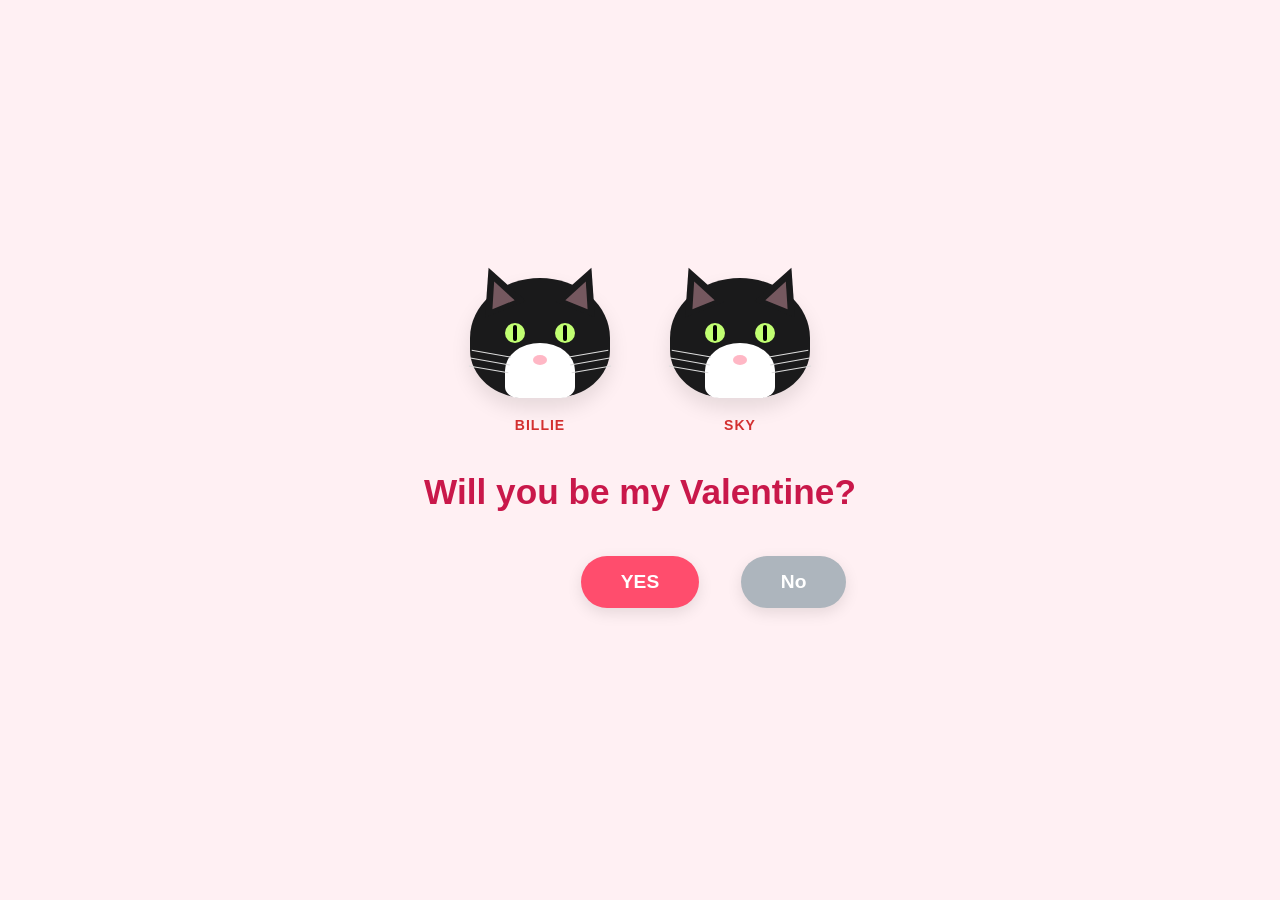
<file: index.html>
<!DOCTYPE html>
<html lang="en">
<head>
    <meta charset="UTF-8">
    <meta name="viewport" content="width=device-width, initial-scale=1.0">
    <title>For My Valentine</title>
    <style>
        :root {
            --cat-black: #1a1a1b;
            --tux-white: #ffffff;
            --nose-pink: #ffb7c5;
            --eye-green: #c1ff72;
            --bg-color: #fff0f3;
            --heart-red: #ff4d6d;
        }

        body {
            background-color: var(--bg-color);
            display: flex;
            flex-direction: column;
            align-items: center;
            justify-content: center;
            height: 100vh;
            margin: 0;
            font-family: 'Segoe UI', Tahoma, Geneva, Verdana, sans-serif;
            overflow: hidden;
        }

        .cat-duo {
            display: flex;
            gap: 60px;
            margin-bottom: 50px;
        }

        /* --- CSS TUXEDO CAT DESIGN --- */
        .cat {
            position: relative;
            width: 140px;
            height: 120px;
            background: var(--cat-black);
            border-radius: 50% 50% 40% 40%;
            transition: all 0.4s cubic-bezier(0.175, 0.885, 0.32, 1.275);
            box-shadow: 0 10px 20px rgba(0,0,0,0.1);
        }

        .ear {
            position: absolute;
            top: -12px;
            width: 0;
            height: 0;
            border-left: 22px solid transparent;
            border-right: 22px solid transparent;
            border-bottom: 45px solid var(--cat-black);
        }

        .ear::after {
            content: '';
            position: absolute;
            left: -12px;
            top: 15px;
            border-left: 12px solid transparent;
            border-right: 12px solid transparent;
            border-bottom: 25px solid var(--nose-pink);
            opacity: 0.4;
        }

        .ear.left { left: 5px; transform: rotate(-22deg); }
        .ear.right { right: 5px; transform: rotate(22deg); }

        .eye {
            position: absolute;
            top: 45px;
            width: 20px;
            height: 20px;
            background: var(--eye-green);
            border-radius: 50%;
            z-index: 5;
            transition: all 0.3s ease;
        }

        .eye::after {
            content: '';
            position: absolute;
            left: 40%;
            top: 10%;
            width: 4px;
            height: 80%;
            background: #000;
            border-radius: 20px;
        }

        .eye.left { left: 35px; }
        .eye.right { right: 35px; }

        .muzzle {
            position: absolute;
            bottom: 0;
            left: 50%;
            transform: translateX(-50%);
            width: 70px;
            height: 55px;
            background: var(--tux-white);
            border-radius: 50% 50% 20% 20%;
            z-index: 1;
        }

        .nose {
            position: absolute;
            top: 12px;
            left: 50%;
            transform: translateX(-50%);
            width: 14px;
            height: 10px;
            background: var(--nose-pink);
            border-radius: 50%;
            z-index: 6;
        }

        .whiskers {
            position: absolute;
            top: 18px;
            width: 100%;
        }

        .whiskers::before, .whiskers::after {
            content: '';
            position: absolute;
            width: 40px;
            height: 1px;
            background: #ddd;
        }

        .whiskers::before { left: -35px; transform: rotate(10deg); box-shadow: 0 8px #ddd, 0 -8px #ddd; }
        .whiskers::after { right: -35px; transform: rotate(-10deg); box-shadow: 0 8px #ddd, 0 -8px #ddd; }

        .name {
            position: absolute;
            bottom: -35px;
            width: 100%;
            text-align: center;
            font-weight: bold;
            color: #d32f2f;
            text-transform: uppercase;
            font-size: 14px;
            letter-spacing: 1px;
        }

        .tear {
            position: absolute;
            top: 60px;
            width: 10px;
            height: 15px;
            background: #a2d2ff;
            border-radius: 0 50% 50% 50%;
            transform: rotate(45deg);
            display: none;
            z-index: 10;
        }

        /* --- INTERACTIVE STATES --- */
        .sad .eye { height: 4px; background: #555; margin-top: 8px; }
        .sad .eye::after { display: none; }
        .sad .tear { display: block; animation: drip 1.5s infinite; }
        
        .happy { transform: scale(1.1) translateY(-10px); }
        .happy .eye { background: var(--heart-red); transform: scale(1.4); }
        .happy .eye::after { display: none; }

        @keyframes drip {
            0% { transform: translateY(0) rotate(45deg); opacity: 1; }
            100% { transform: translateY(40px) rotate(45deg); opacity: 0; }
        }

        h1 { color: #c9184a; text-align: center; font-size: 2.2rem; margin-bottom: 30px; transition: 0.3s; z-index: 10; }

        .btn-container { display: flex; gap: 30px; position: relative; height: 80px; align-items: center; }

        button {
            padding: 15px 40px;
            font-size: 1.2rem;
            border: none;
            border-radius: 50px;
            cursor: pointer;
            font-weight: bold;
            transition: transform 0.2s, background 0.3s;
            box-shadow: 0 5px 15px rgba(0,0,0,0.1);
        }

        #yesBtn { background: var(--heart-red); color: white; z-index: 100; }
        #noBtn { background: #adb5bd; color: white; position: absolute; left: 160px; transition: 0.15s ease-out; }

        /* --- HEART CONFETTI STYLE --- */
        .confetti-heart {
            position: absolute;
            width: 15px;
            height: 15px;
            background-color: var(--heart-red);
            transform: rotate(45deg);
            animation: fall linear forwards;
            z-index: 1;
        }
        .confetti-heart::before, .confetti-heart::after {
            content: "";
            position: absolute;
            width: 15px;
            height: 15px;
            background-color: var(--heart-red);
            border-radius: 50%;
        }
        .confetti-heart::before { left: -8px; }
        .confetti-heart::after { top: -8px; }

        @keyframes fall {
            0% { transform: translateY(-10vh) rotate(45deg); opacity: 1; }
            100% { transform: translateY(110vh) rotate(405deg); opacity: 0; }
        }

    </style>
</head>
<body>

    <div class="cat-duo">
        <div class="cat" id="billie">
            <div class="ear left"></div><div class="ear right"></div>
            <div class="eye left"></div><div class="eye right"></div>
            <div class="tear" style="left: 40px;"></div>
            <div class="muzzle">
                <div class="nose"></div>
                <div class="whiskers"></div>
            </div>
            <div class="name">Billie</div>
        </div>

        <div class="cat" id="sky">
            <div class="ear left"></div><div class="ear right"></div>
            <div class="eye left"></div><div class="eye right"></div>
            <div class="tear" style="right: 40px;"></div>
            <div class="muzzle">
                <div class="nose"></div>
                <div class="whiskers"></div>
            </div>
            <div class="name">Sky</div>
        </div>
    </div>

    <h1 id="mainText">Will you be my Valentine?</h1>

    <div class="btn-container">
        <button id="yesBtn">YES</button>
        <button id="noBtn">No</button>
    </div>

    <script>
        const noBtn = document.getElementById('noBtn');
        const yesBtn = document.getElementById('yesBtn');
        const billie = document.getElementById('billie');
        const sky = document.getElementById('sky');
        const mainText = document.getElementById('mainText');

        let yesScale = 1;
        let dodgeCount = 0;
        const maxDodges = 5;

        // No button runs away
        noBtn.addEventListener('mouseover', () => {
            if (dodgeCount < maxDodges) {
                const maxX = window.innerWidth - noBtn.offsetWidth;
                const maxY = window.innerHeight - noBtn.offsetHeight;
                const randomX = Math.floor(Math.random() * (maxX * 0.8)) + (maxX * 0.1);
                const randomY = Math.floor(Math.random() * (maxY * 0.8)) + (maxY * 0.1);
                noBtn.style.left = randomX + 'px';
                noBtn.style.top = randomY + 'px';
                dodgeCount++;
            }
        });

        // If she manages to click No (the guilt trip)
        noBtn.addEventListener('click', () => {
            billie.classList.add('sad');
            sky.classList.add('sad');
            billie.classList.remove('happy');
            sky.classList.remove('happy');
            mainText.innerText = "You're making Billie and Sky cry... 😿";
            yesScale += 1.2;
            yesBtn.style.transform = `scale(${yesScale})`;
        });

        // Confetti Function
        function startConfetti() {
            setInterval(() => {
                const heart = document.createElement('div');
                heart.classList.add('confetti-heart');
                heart.style.left = Math.random() * 100 + "vw";
                heart.style.animationDuration = Math.random() * 2 + 3 + "s";
                heart.style.opacity = Math.random();
                document.body.appendChild(heart);
                
                // Remove heart after animation
                setTimeout(() => heart.remove(), 5000);
            }, 150);
        }

        // When she says Yes
        yesBtn.addEventListener('click', () => {
            billie.classList.remove('sad');
            sky.classList.remove('sad');
            billie.classList.add('happy');
            sky.classList.add('happy');
            
            mainText.innerText = "I love you! The girls are so happy ❤️❤️";
            noBtn.style.display = 'none';
            yesBtn.style.transform = "scale(1)";
            yesBtn.innerText = "I love you!";
            
            startConfetti();
        });
    </script>
</body>
</html>
</file>
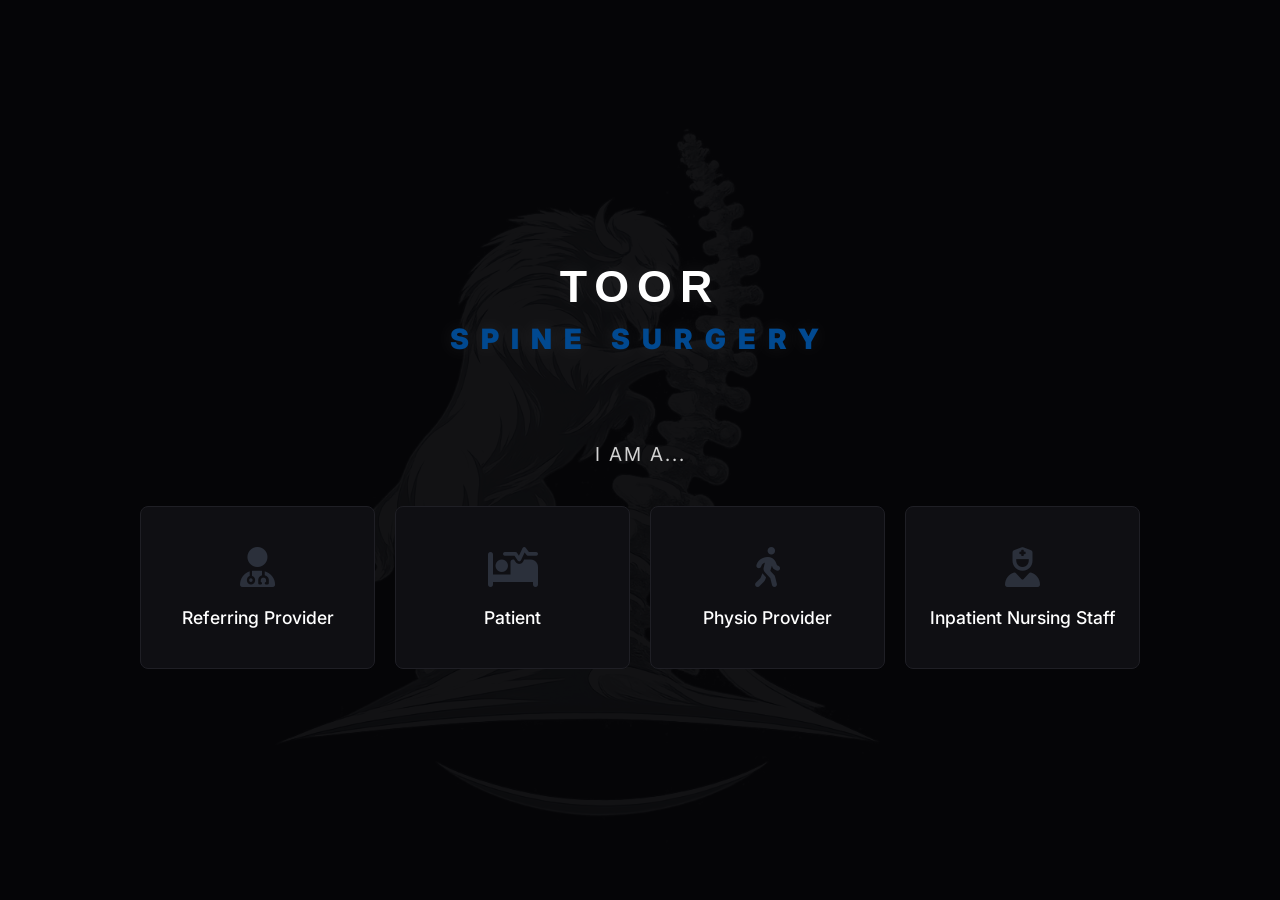
<file: clinic_chatbot/frontend/index.html>
<!DOCTYPE html>
<html lang="en">
<head>
    <meta charset="UTF-8">
    <meta name="viewport" content="width=device-width, initial-scale=1.0">
    <title>Dr. Toor Orthopedic Surgery</title>
    <link rel="stylesheet" href="style.css">
    <link rel="stylesheet" href="https://cdnjs.cloudflare.com/ajax/libs/font-awesome/6.4.0/css/all.min.css">
    <link href="https://fonts.googleapis.com/css2?family=Syncopate:wght@400;700&family=Inter:wght@300;500&display=swap" rel="stylesheet">
</head>
<body class="minimal-dark">
    <img src="assets/new.png" alt="" class="bison-watermark" aria-hidden="true">

    <div class="landing-wrapper watermark-logo">
        <header class="minimal-header">
            <header class="minimal-header">
                <h1>TOOR <span>SPINE SURGERY</span></h1>
                <!-- <div class="accent-line"></div> -->
            </header>
        </header>

        <main class="persona-section">
            <h2 class="persona-prompt">I am a...</h2>
            
            <div class="persona-grid">
                <a href="pages/referral.html" class="persona-card">
                    <i class="fa-solid fa-user-doctor"></i>
                    <h3>Referring Provider</h3>
                </a>
                

                <a href="pages/patient-status.html" class="persona-card">
                    <i class="fa-solid fa-bed-pulse"></i>
                    <h3>Patient</h3>
                </a>

                <a href="#" class="persona-card">
                    <i class="fa-solid fa-person-walking"></i>
                    <h3>Physio Provider</h3>
                </a>

                <a href="pages/clinical-hub.html" class="persona-card">
                    <i class="fa-solid fa-user-nurse"></i>
                    <h3>Inpatient Nursing Staff</h3>
                </a>
            </div>
        </main>
    </div>

</body>
</html>
</file>
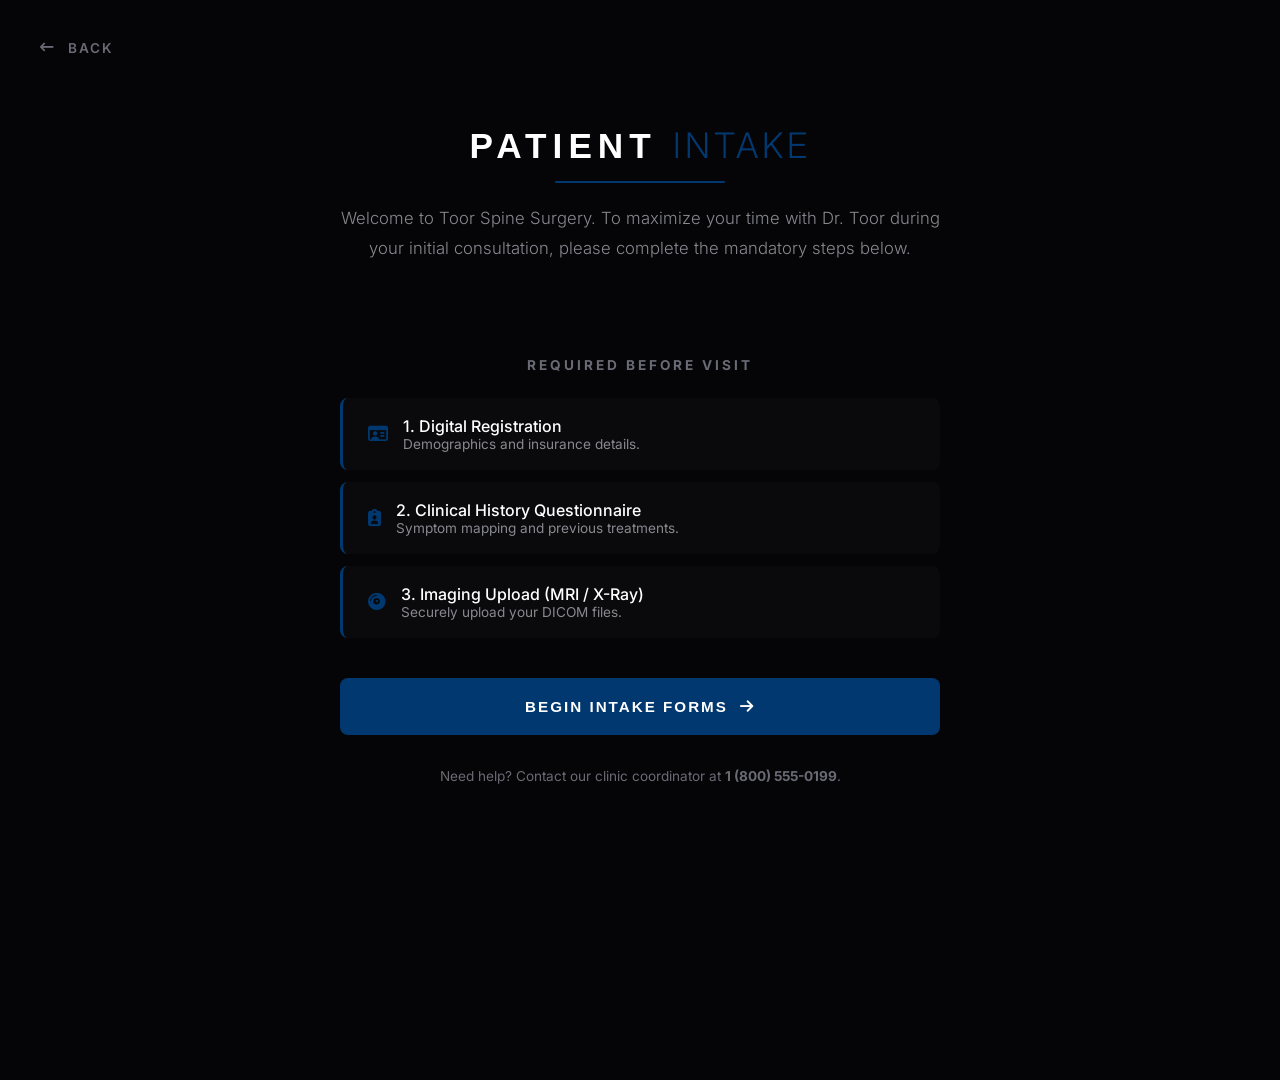
<file: clinic_chatbot/frontend/pages/new-patient.html>
<!DOCTYPE html>
<html lang="en">
<head>
    <meta charset="UTF-8">
    <meta name="viewport" content="width=device-width, initial-scale=1.0">
    <title>New Patient Intake | Dr. Toor</title>
    <link rel="stylesheet" href="../style.css">
    <link rel="stylesheet" href="https://cdnjs.cloudflare.com/ajax/libs/font-awesome/6.4.0/css/all.min.css">
    <link href="https://fonts.googleapis.com/css2?family=Syncopate:wght@400;700&family=Inter:wght@300;400;500;600&display=swap" rel="stylesheet">
</head>
<body class="minimal-dark scroll-enabled">

    <!-- <img src="new_white.jpg" alt="" class="bison-watermark" aria-hidden="true"> -->

    <a href="patient-status.html" class="minimal-back-btn">
        <i class="fa-solid fa-arrow-left-long"></i> Back
    </a>

    <div class="referral-wrapper">
        <header class="referral-header">
            <h1>PATIENT <span>INTAKE</span></h1>
            <div class="accent-line"></div>
            <p class="referral-blurb" style="margin-top: 20px;">
                Welcome to Toor Spine Surgery. To maximize your time with Dr. Toor during your initial consultation, please complete the mandatory steps below.
            </p>
        </header>

        <main class="referral-content-body" style="max-width: 600px;">
            <div class="referral-requirements">
                <h3>Required Before Visit</h3>
                <ul class="sleek-list">
                    <li>
                        <i class="fa-regular fa-id-card text-blue"></i>
                        <div style="display: flex; flex-direction: column; text-align: left;">
                            <span style="font-weight: 500; color: #fff;">1. Digital Registration</span>
                            <span style="font-size: 0.85rem; color: #888890;">Demographics and insurance details.</span>
                        </div>
                    </li>
                    <li>
                        <i class="fa-solid fa-clipboard-user text-blue"></i>
                        <div style="display: flex; flex-direction: column; text-align: left;">
                            <span style="font-weight: 500; color: #fff;">2. Clinical History Questionnaire</span>
                            <span style="font-size: 0.85rem; color: #888890;">Symptom mapping and previous treatments.</span>
                        </div>
                    </li>
                    <li>
                        <i class="fa-solid fa-compact-disc text-blue"></i>
                        <div style="display: flex; flex-direction: column; text-align: left;">
                            <span style="font-weight: 500; color: #fff;">3. Imaging Upload (MRI / X-Ray)</span>
                            <span style="font-size: 0.85rem; color: #888890;">Securely upload your DICOM files.</span>
                        </div>
                    </li>
                </ul>
            </div>

            <button class="download-form-btn" style="background: #01386f; color: #fff; border: none; margin-bottom: 20px;">
                Begin Intake Forms <i class="fa-solid fa-arrow-right"></i>
            </button>
            
            <p style="font-size: 0.85rem; color: #6a6a75; text-align: center;">
                Need help? Contact our clinic coordinator at <strong>1 (800) 555-0199</strong>.
            </p>
        </main>
    </div>

</body>
</html>
</file>
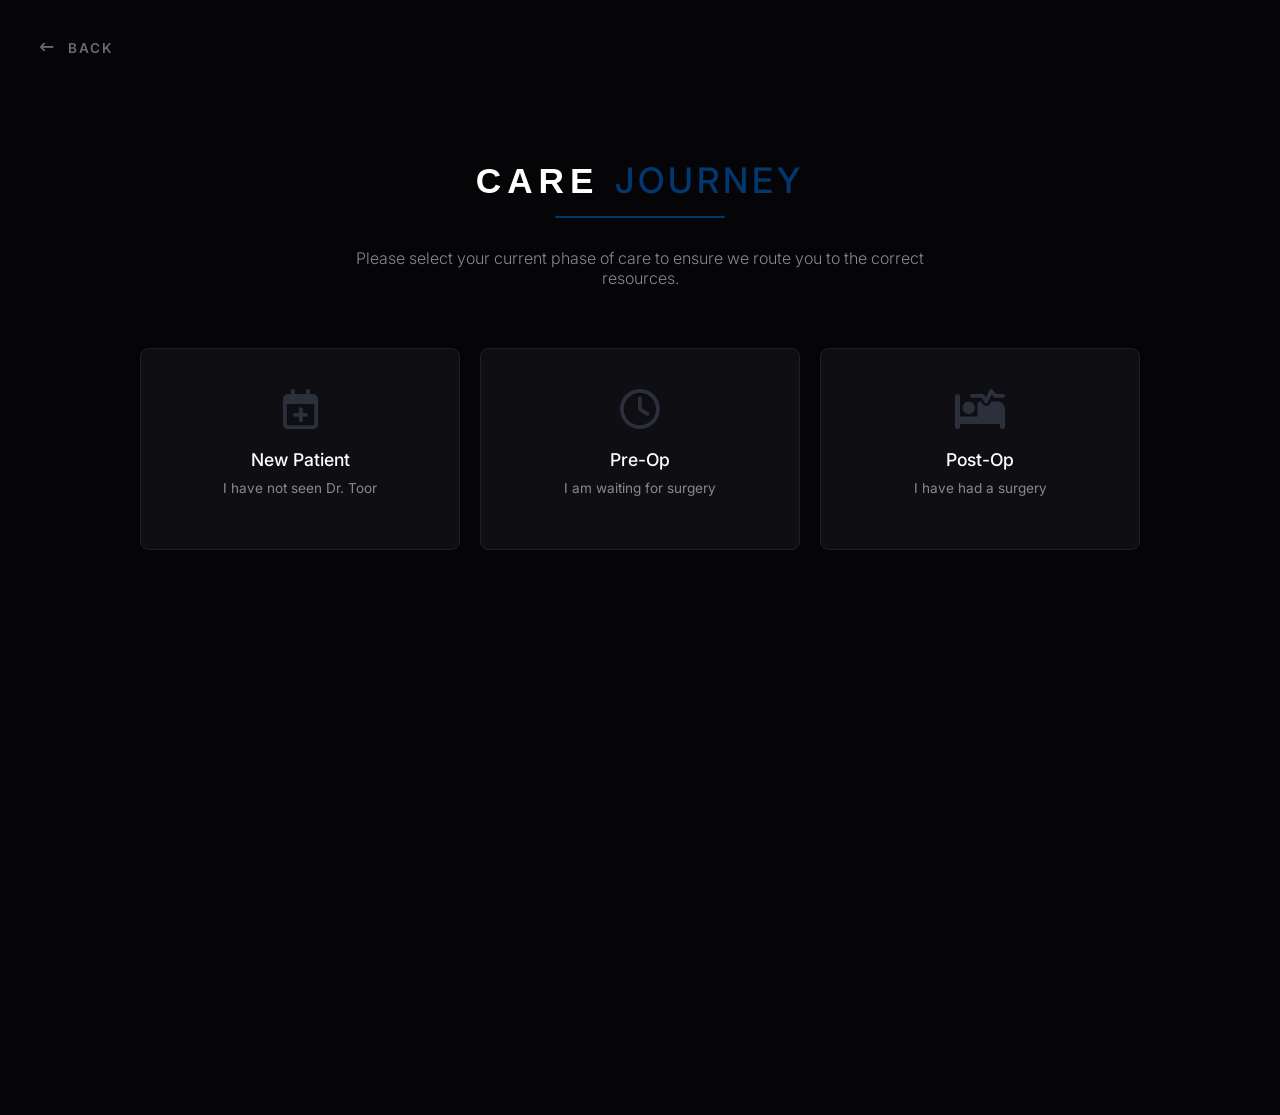
<file: clinic_chatbot/frontend/pages/patient-status.html>
<!DOCTYPE html>
<html lang="en">
<head>
    <meta charset="UTF-8">
    <meta name="viewport" content="width=device-width, initial-scale=1.0">
    <title>Care Journey | Dr. Toor</title>
    <link rel="stylesheet" href="../style.css">
    <link rel="stylesheet" href="https://cdnjs.cloudflare.com/ajax/libs/font-awesome/6.4.0/css/all.min.css">
    <link href="https://fonts.googleapis.com/css2?family=Syncopate:wght@400;700&family=Inter:wght@300;400;500;600&display=swap" rel="stylesheet">
</head>
<body class="minimal-dark scroll-enabled">

    <!-- <img src="../assets/new.png" alt="" class="bison-watermark" aria-hidden="true"> -->

    <a href="../index.html" class="minimal-back-btn">
        <i class="fa-solid fa-arrow-left-long"></i> Back
    </a>

    <div class="hub-wrapper" style="max-width: 1000px; padding-top: 15vh; min-height: 100vh; justify-content: flex-start;">
        <header class="hub-header">
            <h1>CARE <span>JOURNEY</span></h1>
            <div class="accent-line"></div>
            <p class="hub-subtitle">Please select your current phase of care to ensure we route you to the correct resources.</p>
        </header>

        <div class="persona-grid" style="grid-template-columns: repeat(auto-fit, minmax(280px, 1fr));">
            
            <a href="new-patient.html" class="persona-card">
                <i class="fa-regular fa-calendar-plus"></i>
                <h3>New Patient</h3>
                <p class="status-sub">I have not seen Dr. Toor</p>
            </a>
            
            <a href="pre-op.html" class="persona-card">
                <i class="fa-regular fa-clock"></i>
                <h3>Pre-Op</h3>
                <p class="status-sub">I am waiting for surgery</p>
            </a>

            <a href="portal.html" class="persona-card">
                <i class="fa-solid fa-bed-pulse"></i>
                <h3>Post-Op</h3>
                <p class="status-sub">I have had a surgery</p>
            </a>

        </div>
    </div>

</body>
</html>
</file>
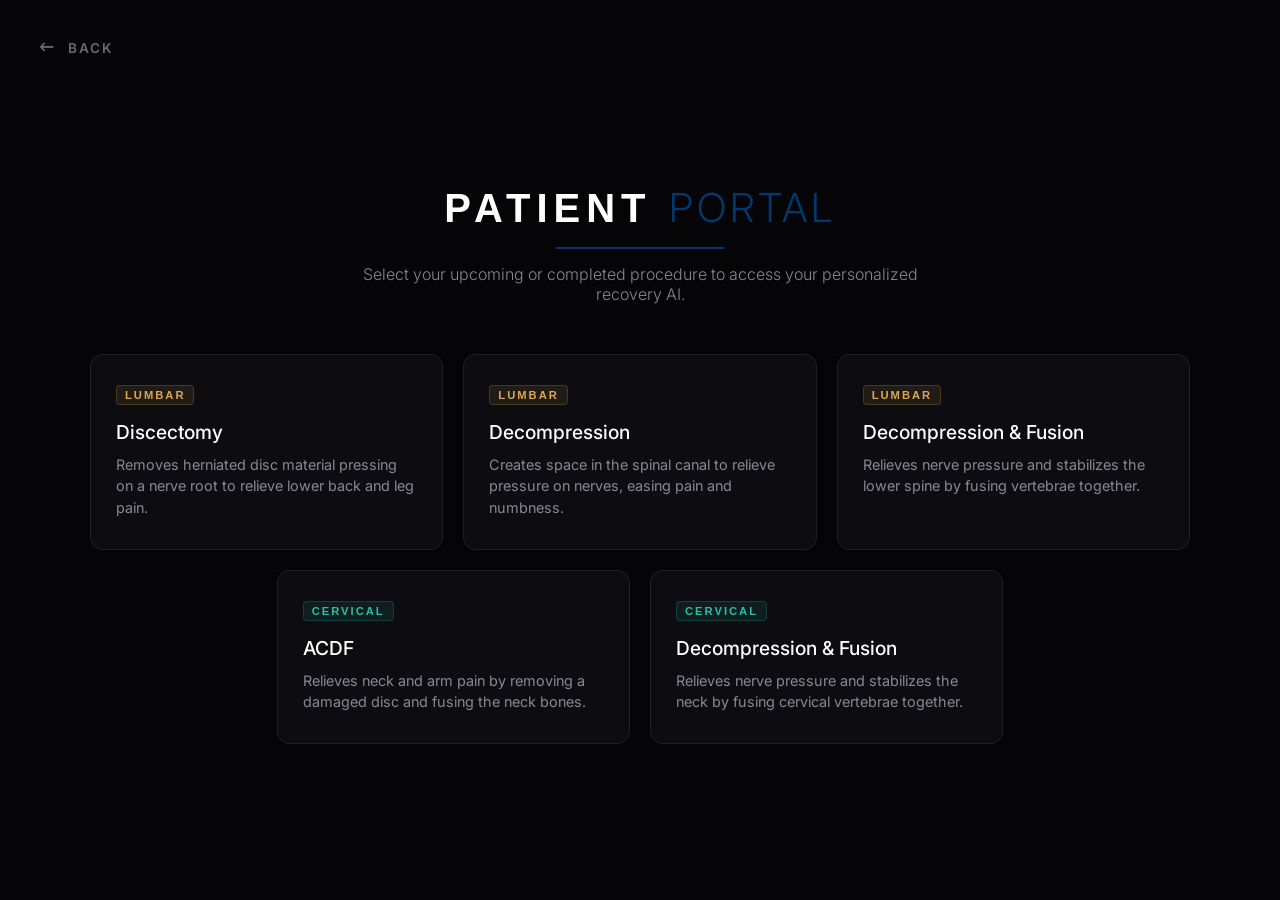
<file: clinic_chatbot/frontend/pages/portal.html>
<!DOCTYPE html>
<html lang="en">
<head>
    <meta charset="UTF-8">
    <meta name="viewport" content="width=device-width, initial-scale=1.0">
    <title>Patient Portal | Dr. Toor</title>
    <link rel="stylesheet" href="../style.css">
    <link rel="stylesheet" href="https://cdnjs.cloudflare.com/ajax/libs/font-awesome/6.4.0/css/all.min.css">
    <link href="https://fonts.googleapis.com/css2?family=Syncopate:wght@400;700&family=Inter:wght@300;400;500;600&display=swap" rel="stylesheet">
</head>
<body class="minimal-dark" style="overflow: hidden;">

    <img src="../assets/new.png" alt="" class="bison-watermark" aria-hidden="true">

    <div id="selection-overlay" class="selection-overlay minimal-dark">
        
        <a href="../index.html" class="minimal-back-btn" style="position: absolute; top: 40px; left: 40px; margin: 0;">
            <i class="fa-solid fa-arrow-left-long"></i> Back
        </a>

        <div class="selection-card-wrapper">
            <header class="referral-header" style="margin-bottom: 50px;">
                <h1 style="font-size: 2.5rem;">PATIENT <span>PORTAL</span></h1>
                <div class="accent-line"></div>
                <p class="hub-subtitle" style="color: #888890; margin-top: 15px;">Select your upcoming or completed procedure to access your personalized recovery AI.</p>
            </header>

            <div class="patient-selection-grid">
                <button class="patient-procedure-card" onclick="initPortal('Lumbar_Discectomy')">
                    <span class="spine-region lumbar">Lumbar</span>
                    <h3>Discectomy</h3>
                    <p>Removes herniated disc material pressing on a nerve root to relieve lower back and leg pain.</p>
                </button>

                <button class="patient-procedure-card" onclick="initPortal('Lumbar_Decompression')">
                    <span class="spine-region lumbar">Lumbar</span>
                    <h3>Decompression</h3>
                    <p>Creates space in the spinal canal to relieve pressure on nerves, easing pain and numbness.</p>
                </button>

                <button class="patient-procedure-card" onclick="initPortal('Lumbar_Decompression_Fusion')">
                    <span class="spine-region lumbar">Lumbar</span>
                    <h3>Decompression & Fusion</h3>
                    <p>Relieves nerve pressure and stabilizes the lower spine by fusing vertebrae together.</p>
                </button>

                <button class="patient-procedure-card" onclick="initPortal('Cervical_ACDF')">
                    <span class="spine-region cervical">Cervical</span>
                    <h3>ACDF</h3>
                    <p>Relieves neck and arm pain by removing a damaged disc and fusing the neck bones.</p>
                </button>

                <button class="patient-procedure-card" onclick="initPortal('Cervical_Decompression_Fusion')">
                    <span class="spine-region cervical">Cervical</span>
                    <h3>Decompression & Fusion</h3>
                    <p>Relieves nerve pressure and stabilizes the neck by fusing cervical vertebrae together.</p>
                </button>
            </div>
            
        </div>
    </div>

    <div class="app-container" id="app-interface" style="display: none;">
        
        <aside class="left-sidebar minimal-panel" id="left-sidebar">
            <div class="sidebar-header">
                <h2 class="sidebar-title">Toor <span>Spine Surgery</span></h2>
                <button class="icon-btn" id="close-sidebar"><i class="fa-solid fa-arrow-left"></i></button>
            </div>

            <button class="new-chat-btn minimal-btn" id="new-chat-btn">
                <i class="fa-solid fa-plus"></i> New Chat
            </button>

            <div class="history-section custom-scrollbar">
                <p class="section-title">Chat History</p>
                <div id="history-list" class="history-list"></div>
            </div>

            <div class="sidebar-footer">
                <button class="exit-btn minimal-btn-outline" onclick="window.location.href='../index.html'">
                    <i class="fa-solid fa-right-from-bracket"></i> Exit Portal
                </button>
            </div>
        </aside>

        <main class="main-content">
            <header class="top-header minimal-header-bar">
                <div class="header-left">
                    <button id="mobile-menu-btn" class="mobile-menu-toggle icon-btn">
                        <i class="fa-solid fa-bars"></i>
                    </button>
                    <button class="icon-btn" id="open-sidebar" style="display: none;">
                        <i class="fa-solid fa-arrow-right"></i>
                    </button>
                </div>

                <div class="protocol-selector-wrapper">
                    <select id="protocol-select" class="modern-select">
                        <option value="Lumbar_Discectomy">Protocol: Lumbar Discectomy</option>
                        <option value="Lumbar_Decompression">Protocol: Lumbar Decompression</option>
                        <option value="Lumbar_Decompression_Fusion">Protocol: Lumbar Decomp & Fusion</option>
                        <option value="Cervical_ACDF">Protocol: Cervical ACDF</option>
                        <option value="Cervical_Decompression_Fusion">Protocol: Cervical Decomp & Fusion</option>
                    </select>
                </div>
                
                <button class="minimal-btn-outline" id="toggle-pdf">
                    <i class="fa-regular fa-file-pdf"></i> View Protocol
                </button>
            </header>

            <div class="chat-container">
                <div class="intro-screen" id="intro-screen">
                    <h1>System <span>Ready</span></h1>
                    <p>Accessing your personalized, evidence-based orthopaedic recovery protocol.</p>
                    
                    <div class="suggestion-cards">
                        <div class="suggestion-card" onclick="document.getElementById('user-input').value='What are my lifting restrictions today?';">
                            <i class="fa-solid fa-dumbbell"></i>
                            <p>Lifting Limits</p>
                        </div>
                        <div class="suggestion-card" onclick="document.getElementById('user-input').value='When can I return to driving?';">
                            <i class="fa-solid fa-car"></i>
                            <p>Driving Guidelines</p>
                        </div>
                        <div class="suggestion-card" onclick="document.getElementById('user-input').value='What is the protocol for showering?';">
                            <i class="fa-solid fa-shower"></i>
                            <p>Incision Care</p>
                        </div>
                    </div>
                </div>

                <div id="chat-window" class="chat-window custom-scrollbar"></div>
            </div>

            <div class="input-wrapper">
                <form id="chat-form" class="input-area minimal-input-form">
                    <input type="text" id="user-input" placeholder="Ask about your recovery..." required>
                    <button type="submit" class="send-btn"><i class="fa-solid fa-paper-plane"></i></button>
                </form>
            </div>
        </main>

        <aside class="right-sidebar minimal-panel collapsed" id="right-sidebar">
            <div class="pane-header">
                <h3>Clinical Document</h3>
                <button class="icon-btn" id="close-pdf"><i class="fa-solid fa-xmark"></i></button>
            </div>
            <div class="pdf-container">
                <iframe id="pdf-view" src="" width="100%" height="100%" frameborder="0"></iframe>
            </div>
        </aside>

    </div>
    
    <script src="../app.js"></script>
</body>
</html>
</file>
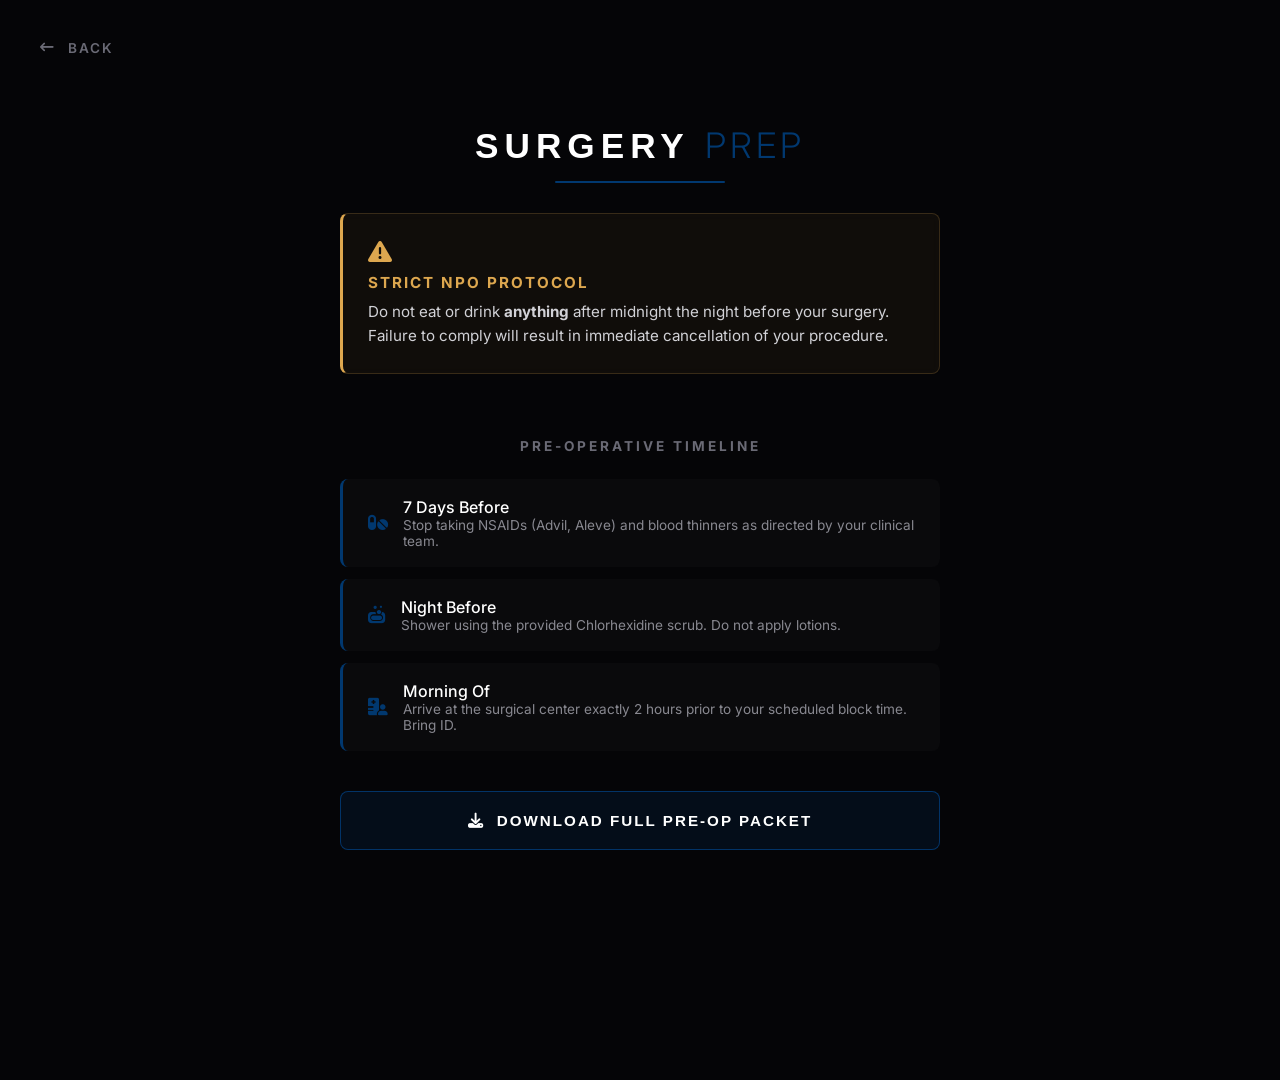
<file: clinic_chatbot/frontend/pages/pre-op.html>
<!DOCTYPE html>
<html lang="en">
<head>
    <meta charset="UTF-8">
    <meta name="viewport" content="width=device-width, initial-scale=1.0">
    <title>Pre-Op Preparation | Dr. Toor</title>
    <link rel="stylesheet" href="../style.css">
    <link rel="stylesheet" href="https://cdnjs.cloudflare.com/ajax/libs/font-awesome/6.4.0/css/all.min.css">
    <link href="https://fonts.googleapis.com/css2?family=Syncopate:wght@400;700&family=Inter:wght@300;400;500;600&display=swap" rel="stylesheet">
</head>
<body class="minimal-dark scroll-enabled">

    <!-- <img src="new_white.jpg" alt="" class="bison-watermark" aria-hidden="true"> -->

    <a href="patient-status.html" class="minimal-back-btn">
        <i class="fa-solid fa-arrow-left-long"></i> Back
    </a>

    <div class="referral-wrapper">
        <header class="referral-header">
            <h1>SURGERY <span>PREP</span></h1>
            <div class="accent-line"></div>
        </header>

        <main class="referral-content-body" style="max-width: 600px;">
            
            <div class="alert-box">
                <i class="fa-solid fa-triangle-exclamation" style="font-size: 1.5rem; color: #dda74f; margin-bottom: 10px;"></i>
                <h4>Strict NPO Protocol</h4>
                <p>Do not eat or drink <strong>anything</strong> after midnight the night before your surgery. Failure to comply will result in immediate cancellation of your procedure.</p>
            </div>

            <div class="referral-requirements" style="margin-top: 20px;">
                <h3>Pre-Operative Timeline</h3>
                <ul class="sleek-list">
                    <li>
                        <i class="fa-solid fa-pills text-blue"></i>
                        <div style="display: flex; flex-direction: column; text-align: left;">
                            <span style="font-weight: 500; color: #fff;">7 Days Before</span>
                            <span style="font-size: 0.85rem; color: #888890;">Stop taking NSAIDs (Advil, Aleve) and blood thinners as directed by your clinical team.</span>
                        </div>
                    </li>
                    <li>
                        <i class="fa-solid fa-soap text-blue"></i>
                        <div style="display: flex; flex-direction: column; text-align: left;">
                            <span style="font-weight: 500; color: #fff;">Night Before</span>
                            <span style="font-size: 0.85rem; color: #888890;">Shower using the provided Chlorhexidine scrub. Do not apply lotions.</span>
                        </div>
                    </li>
                    <li>
                        <i class="fa-solid fa-hospital-user text-blue"></i>
                        <div style="display: flex; flex-direction: column; text-align: left;">
                            <span style="font-weight: 500; color: #fff;">Morning Of</span>
                            <span style="font-size: 0.85rem; color: #888890;">Arrive at the surgical center exactly 2 hours prior to your scheduled block time. Bring ID.</span>
                        </div>
                    </li>
                </ul>
            </div>

            <button class="download-form-btn">
                <i class="fa-solid fa-download"></i> Download Full Pre-Op Packet
            </button>
        </main>
    </div>

</body>
</html>
</file>
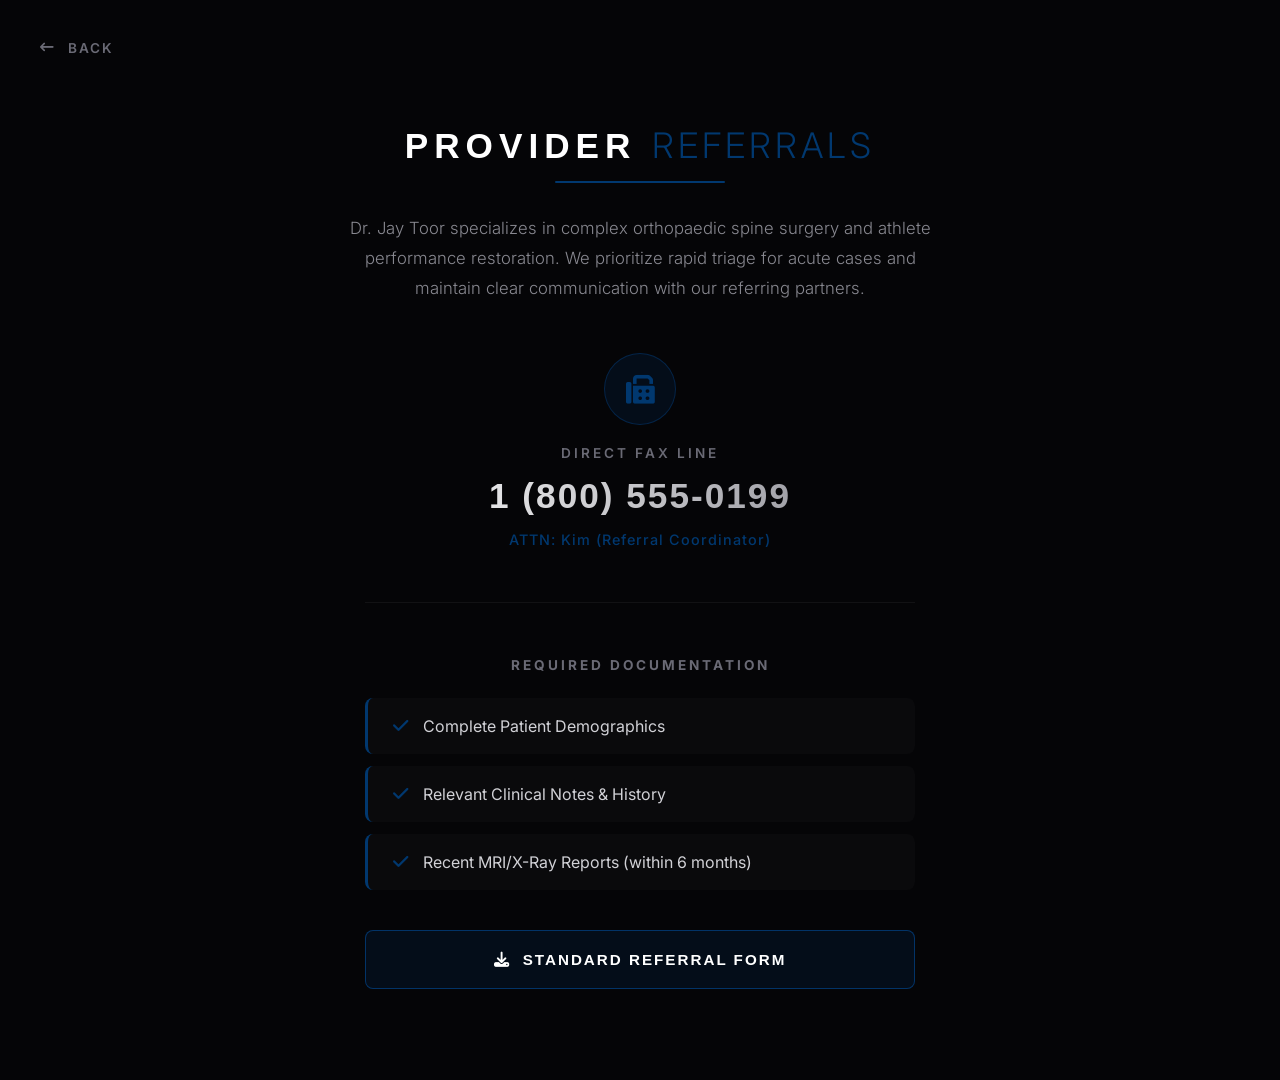
<file: clinic_chatbot/frontend/pages/referral.html>
<!DOCTYPE html>
<html lang="en">
<head>
    <meta charset="UTF-8">
    <meta name="viewport" content="width=device-width, initial-scale=1.0">
    <title>Referrals | Dr. Toor</title>
    <link rel="stylesheet" href="../style.css">
    <link rel="stylesheet" href="https://cdnjs.cloudflare.com/ajax/libs/font-awesome/6.4.0/css/all.min.css">
    <link href="https://fonts.googleapis.com/css2?family=Syncopate:wght@400;700&family=Inter:wght@300;400;500;600&display=swap" rel="stylesheet">
</head>
<body class="minimal-dark scroll-enabled">

    <!-- <img src="../assets/new.png" alt="" class="bison-watermark" aria-hidden="true"> -->

    <a href="../index.html" class="minimal-back-btn">
        <i class="fa-solid fa-arrow-left-long"></i> Back
    </a>

    <div class="referral-wrapper">
        <header class="referral-header">
            <h1>PROVIDER <span>REFERRALS</span></h1>
            <div class="accent-line"></div>
        </header>

        <main class="referral-content">
            <p class="referral-blurb">
                Dr. Jay Toor specializes in complex orthopaedic spine surgery and athlete performance restoration. We prioritize rapid triage for acute cases and maintain clear communication with our referring partners.
            </p>

            <div class="referral-content-body">
                
                <div class="referral-primary-action">
                    <div class="icon-ring">
                        <i class="fa-solid fa-fax card-icon"></i>
                    </div>
                    <h2>Direct Fax Line</h2>
                    <div class="fax-number">1 (800) 555-0199</div> 
                    <p class="attention-text">ATTN: Kim (Referral Coordinator)</p>
                </div>

                <div class="referral-requirements">
                    <h3>Required Documentation</h3>
                    <ul class="sleek-list">
                        <li>
                            <i class="fa-solid fa-check text-blue"></i>
                            <span>Complete Patient Demographics</span>
                        </li>
                        <li>
                            <i class="fa-solid fa-check text-blue"></i>
                            <span>Relevant Clinical Notes & History</span>
                        </li>
                        <li>
                            <i class="fa-solid fa-check text-blue"></i>
                            <span>Recent MRI/X-Ray Reports (within 6 months)</span>
                        </li>
                    </ul>
                </div>

                <button class="download-form-btn">
                    <i class="fa-solid fa-download"></i> Standard Referral Form
                </button>
            </div>
            
        </main>
    </div>

</body>
</html>
</file>
<file: clinic_chatbot/frontend/style.css>
/* =========================================
   GLOBAL & MINIMALIST DARK THEME
   ========================================= */
   .minimal-dark {
    background-color: #050507; /* Deepest black */
    color: #ffffff;
    display: flex;
    justify-content: center;
    align-items: center;
    min-height: 100vh;
    font-family: 'Inter', sans-serif;
    margin: 0;
    overflow: hidden;
}

body.scroll-enabled {
    overflow-y: auto; 
    overflow-x: hidden;
    display: block; 
}

/* --- THE WATERMARK --- */
.bison-watermark {
    position: absolute;
    top: 50%;
    left: 50%;
    transform: translate(-50%, -50%);
    width: 800px; 
    max-width: 150vw; 
    opacity: 0.05; 
    mix-blend-mode: screen; 
    z-index: 0; 
    pointer-events: none; 
}

/* =========================================
   LANDING PAGE (index.html)
   ========================================= */
.landing-wrapper {
    width: 100%;
    max-width: 1000px;
    padding: 40px 20px;
    text-align: center;
    display: flex;
    flex-direction: column;
    gap: 60px;
    position: relative; 
}

.minimal-header,
.persona-section {
    position: relative;
    z-index: 1; 
}

.minimal-header h1 {
    font-family: 'Syncopate', sans-serif;
    text-transform: uppercase;
    font-size: 2.8rem;
    font-weight: 700;
    letter-spacing: 8px; 
    margin-bottom: 5px;
    color: #ffffff;
    text-shadow: 0 0 20px rgba(255, 255, 255, 0.1);
}

.minimal-header h1 span {
    display: block;
    font-family: 'Inter', sans-serif;
    font-size: 1.75rem;
    font-weight: 900;
    letter-spacing: 12px;
    color: #014990; 
    margin-top: 10px;
    margin-bottom: 10px;
}

.accent-line {
    height: 2px;
    width: 170px;
    background-color: #01386f; 
    margin: 0 auto;
    border-radius: 2px;
}

.persona-prompt {
    font-size: 1.2rem;
    font-weight: 400;
    color: #d2d2d2; 
    margin-bottom: 40px;
    text-transform: uppercase;
    letter-spacing: 2px;
}

.persona-grid {
    display: grid;
    grid-template-columns: repeat(auto-fit, minmax(220px, 1fr));
    gap: 20px;
}

.persona-card {
    background: #0f0f13; 
    border: 1px solid #1f1f25;
    border-radius: 8px;
    padding: 40px 20px;
    display: flex;
    flex-direction: column;
    align-items: center;
    gap: 20px;
    text-decoration: none;
    color: #ffffff;
    transition: all 0.3s ease;
    cursor: pointer;
    font-family: inherit;
    backdrop-filter: blur(4px); 
}

.persona-card i {
    font-size: 2.5rem;
    color: #2b303b; 
    transition: all 0.3s ease;
}

.persona-card h3 {
    font-size: 1.1rem;
    font-weight: 500;
    margin: 0;
}

/* Patient Status Card Subtitles */
.persona-card p.status-sub {
    font-size: 0.85rem;
    color: #888890;
    margin-top: -10px;
    font-family: 'Inter', sans-serif;
    text-align: center;
}

.persona-card:hover {
    background: #15151a;
    border-color: #01386f;
    transform: translateY(-5px);
    box-shadow: 0 10px 30px rgba(0, 91, 181, 0.15);
}

.persona-card:hover i {
    color: #01386f; 
}

.persona-card:focus {
    outline: 2px solid #01386f;
    outline-offset: 2px;
}

@media (max-width: 600px) {
    .minimal-header h1 { font-size: 1.8rem; }
    .persona-grid { grid-template-columns: 1fr; gap: 15px; }
    .landing-wrapper { gap: 40px; padding: 20px; }
}

/* =========================================
   REFERRAL PAGE (referral.html)
   ========================================= */
.minimal-back-btn {
    position: absolute;
    top: 40px;
    left: 40px;
    color: #6a6a75;
    text-decoration: none;
    font-size: 0.85rem;
    font-weight: 600;
    text-transform: uppercase;
    letter-spacing: 2px;
    display: flex;
    align-items: center;
    gap: 12px;
    z-index: 10;
    transition: all 0.3s ease;
}

.minimal-back-btn:hover {
    color: #ffffff;
    transform: translateX(-5px);
}

.referral-wrapper {
    width: 100%;
    max-width: 700px;
    margin: 0 auto;
    padding: 100px 20px 80px;
    position: relative;
    z-index: 1;
    display: flex;
    flex-direction: column;
    align-items: center;
    min-height: 100vh;
}

.referral-header {
    text-align: center;
    margin-bottom: 30px;
    width: 100%;
}

.referral-header h1 {
    font-family: 'Syncopate', sans-serif;
    font-size: 2.2rem;
    font-weight: 700;
    letter-spacing: 6px;
    color: #ffffff;
    margin-bottom: 15px;
    text-align: center;
}

.referral-header h1 span {
    font-family: 'Inter', sans-serif;
    font-weight: 300;
    color: #01386f;
    letter-spacing: 4px;
}

.referral-blurb {
    text-align: center;
    font-size: 1.05rem;
    line-height: 1.8;
    color: #888890;
    max-width: 600px;
    margin: 0 auto 50px;
    font-weight: 300;
}

.referral-content-body {
    width: 100%;
    max-width: 550px; 
    margin: 0 auto;
    display: flex;
    flex-direction: column;
    align-items: center;
}

.referral-primary-action {
    text-align: center;
    padding-bottom: 40px;
    margin-bottom: 40px;
    width: 100%;
    border-bottom: 1px solid rgba(255, 255, 255, 0.05); 
}

.icon-ring {
    width: 70px;
    height: 70px;
    margin: 0 auto 20px;
    border-radius: 50%;
    background: rgba(0, 91, 181, 0.1);
    display: flex;
    align-items: center;
    justify-content: center;
    border: 1px solid rgba(0, 91, 181, 0.3);
}

.card-icon {
    font-size: 1.8rem;
    color: #01386f;
}

.referral-primary-action h2 {
    font-size: 0.85rem;
    text-transform: uppercase;
    letter-spacing: 3px;
    color: #6a6a75;
    margin-bottom: 15px;
    font-weight: 600;
}

.fax-number {
    font-family: 'Syncopate', sans-serif;
    font-size: 2.2rem;
    font-weight: 700;
    letter-spacing: 2px;
    margin-bottom: 10px;
    background: linear-gradient(90deg, #ffffff, #888890);
    -webkit-background-clip: text;
    -webkit-text-fill-color: transparent;
}

.attention-text {
    font-size: 0.9rem;
    color: #01386f;
    font-weight: 500;
    letter-spacing: 1px;
}

.referral-requirements { width: 100%; }
.referral-requirements h3 {
    font-size: 0.85rem; text-transform: uppercase; letter-spacing: 3px;
    color: #6a6a75; margin-bottom: 25px; text-align: center;
}

.sleek-list { list-style: none; padding: 0; margin: 0 0 40px 0; width: 100%; }
.sleek-list li {
    display: flex; align-items: center; gap: 15px; font-size: 1rem; color: #d1d1d6;
    margin-bottom: 12px; background: rgba(255, 255, 255, 0.02); padding: 18px 25px;
    border-radius: 8px; border-left: 3px solid #01386f; transition: background 0.3s ease;
}
.sleek-list li:hover { background: rgba(255, 255, 255, 0.04); }
.text-blue { color: #01386f; font-size: 1.1rem; }

.download-form-btn {
    width: 100%; background: rgba(0, 91, 181, 0.1); border: 1px solid rgba(0, 91, 181, 0.5);
    color: #ffffff; padding: 20px; border-radius: 8px; font-size: 0.95rem; font-weight: 600;
    text-transform: uppercase; letter-spacing: 2px; cursor: pointer; transition: all 0.3s ease;
    display: flex; justify-content: center; align-items: center; gap: 12px;
}
.download-form-btn:hover { background: #01386f; box-shadow: 0 10px 25px rgba(0, 91, 181, 0.3); border-color: #01386f; }

@media (max-width: 768px) {
    .fax-number { font-size: 2.2rem; }
    .minimal-back-btn { top: 20px; left: 20px; font-size: 0.75rem;}
    .referral-wrapper { padding-top: 80px; }
}

/* =========================================
   CLINICAL HUB PAGE (clinical-hub.html)
   ========================================= */
.hub-wrapper {
    width: 100%; max-width: 1200px; margin: 0 auto; padding: 100px 30px 80px;
    position: relative; z-index: 1; display: flex; flex-direction: column;
}

.hub-header { text-align: center; margin-bottom: 60px; }
.hub-header h1 {
    font-family: 'Syncopate', sans-serif; font-size: 2.2rem; font-weight: 700;
    letter-spacing: 6px; color: #ffffff; margin-bottom: 15px;
}
.hub-header h1 span { font-family: 'Inter', sans-serif; font-weight: 500; color: #01386f; letter-spacing: 4px; }
.hub-subtitle { font-size: 1rem; color: #888890; font-weight: 300; max-width: 600px; margin: 30px auto 0; }

.protocol-grid {
    display: flex; flex-wrap: wrap; justify-content: center; gap: 25px;
    width: 100%; max-width: 1200px; margin: 0 auto;
}

.protocol-card {
    box-sizing: border-box; flex: 0 0 calc((100% - 50px) / 3); max-width: calc((100% - 50px) / 3);
    background: #0f0f13; border: 1px solid #1f1f25; border-radius: 12px; padding: 30px;
    display: flex; flex-direction: column; justify-content: space-between;
    transition: all 0.3s ease; backdrop-filter: blur(8px); position: relative; overflow: hidden;
}
.protocol-card:hover { background: #15151a; border-color: #005bb5; transform: translateY(-5px); box-shadow: 0 15px 35px rgba(0, 91, 181, 0.15); }
.protocol-card::before {
    content: ''; position: absolute; top: 0; left: 0; width: 100%; height: 3px;
    background: linear-gradient(90deg, transparent, #005bb5, transparent); opacity: 0; transition: opacity 0.3s ease;
}
.protocol-card:hover::before { opacity: 1; }

.card-top { display: flex; align-items: flex-start; gap: 20px; margin-bottom: 25px; }
.card-icon-wrapper {
    width: 50px; height: 50px; background: rgba(0, 91, 181, 0.1);
    border: 1px solid rgba(0, 91, 181, 0.3); border-radius: 10px; display: flex;
    align-items: center; justify-content: center; flex-shrink: 0;
}
.card-icon-wrapper i { font-size: 1.5rem; color: #01386f; }

.card-title-area { display: flex; flex-direction: column; gap: 5px; }
.spine-region {
    font-size: 0.7rem; text-transform: uppercase; letter-spacing: 2px; font-weight: 600;
    padding: 3px 8px; border-radius: 4px; display: inline-block; align-self: flex-start;
}
.spine-region.cervical { background: rgba(43, 190, 166, 0.1); color: #2bbea6; border: 1px solid rgba(43, 190, 166, 0.2); }
.spine-region.lumbar { background: rgba(221, 167, 79, 0.1); color: #dda74f; border: 1px solid rgba(221, 167, 79, 0.2); }
.card-title-area h3 { font-size: 1.2rem; font-weight: 500; color: #ffffff; line-height: 1.3; margin: 0; }

.card-data { display: flex; flex-direction: column; gap: 12px; margin-bottom: 30px; flex-grow: 1; }
.data-row {
    font-size: 0.9rem; color: #d1d1d6; display: flex; align-items: flex-start;
    background: rgba(255, 255, 255, 0.02); padding: 8px 12px; border-radius: 6px;
}
.data-row span { color: #6a6a75; font-weight: 600; margin-right: 8px; text-transform: uppercase; font-size: 0.75rem; letter-spacing: 1px; white-space: nowrap; }

.access-btn {
    width: 100%; background: transparent; border: 1px solid #1f1f25; color: #ffffff;
    padding: 12px; border-radius: 6px; font-size: 0.85rem; font-weight: 600;
    text-transform: uppercase; letter-spacing: 1px; cursor: pointer; display: flex;
    justify-content: space-between; align-items: center; transition: all 0.3s ease;
}
.protocol-card:hover .access-btn { background: rgba(0, 91, 181, 0.1); border-color: #01386f; color: #ffffff; }
.access-btn i { color: #01386f; transition: transform 0.3s ease; }
.protocol-card:hover .access-btn i { transform: translateX(5px); }

@media (max-width: 1024px) { .protocol-card { flex: 0 0 calc((100% - 25px) / 2); max-width: calc((100% - 25px) / 2); } }
@media (max-width: 768px) { .protocol-card { flex: 0 0 100%; max-width: 100%; } .hub-wrapper { padding: 80px 20px 40px; } }

/* =========================================
   PATIENT PORTAL & CHAT INTERFACE
   ========================================= */

/* The Selection Overlay */
.selection-overlay {
    position: fixed; top: 0; left: 0; width: 100vw; height: 100vh;
    z-index: 9999; display: flex; justify-content: center; align-items: center; overflow-y: auto;
}
.selection-card-wrapper {
    width: 100%; max-width: 1100px; padding: 40px 20px; position: relative; z-index: 10; display: flex; flex-direction: column;
}
.patient-selection-grid { display: flex; flex-wrap: wrap; justify-content: center; gap: 20px; width: 100%; }
.patient-procedure-card {
    box-sizing: border-box; flex: 0 0 calc((100% - 40px) / 3); max-width: calc((100% - 40px) / 3);
    background: rgba(15, 15, 19, 0.9); border: 1px solid #1f1f25; border-radius: 12px; padding: 30px 25px;
    display: flex; flex-direction: column; align-items: flex-start; text-align: left;
    transition: all 0.3s ease; cursor: pointer; backdrop-filter: blur(10px);
}
.patient-procedure-card:hover {
    background: #15151a; border-color: #01386f;
    transform: translateY(-5px); box-shadow: 0 15px 35px rgba(1, 56, 111, 0.2);
}
.patient-procedure-card h3 { font-size: 1.2rem; font-weight: 500; color: #ffffff; margin: 15px 0 10px; font-family: 'Inter', sans-serif; }
.patient-procedure-card p { font-size: 0.9rem; color: #888890; line-height: 1.5; margin: 0; font-family: 'Inter', sans-serif; }

/* The Main App Container */
.app-container { display: flex; width: 100vw; height: 100vh; position: relative; z-index: 10; }

/* Frosted Glass Sidebars */
.minimal-panel {
    background: rgba(10, 10, 14, 0.7); backdrop-filter: blur(20px); -webkit-backdrop-filter: blur(20px);
    display: flex; flex-direction: column; transition: all 0.3s ease;
}

/* Update the left sidebar to include the collapsed state */
.left-sidebar {
    width: 280px; 
    border-right: 1px solid rgba(255, 255, 255, 0.05);
    padding: 30px 20px; 
    transition: all 0.3s ease; /* Ensures a smooth slide-away animation */
    overflow: hidden; /* Prevents text from spilling out while collapsing */
}

/* Add this new class right beneath it */
.left-sidebar.collapsed { 
    width: 0; 
    padding-left: 0; 
    padding-right: 0; 
    border: none; 
    opacity: 0; 
}

/* Hide the mobile hamburger button on desktop screens */
.mobile-menu-toggle { 
    display: none; 
}

.right-sidebar { width: 450px; border-left: 1px solid rgba(255, 255, 255, 0.05); }
.right-sidebar.collapsed { width: 0; border: none; overflow: hidden; opacity: 0; }

.sidebar-header, .pane-header { display: flex; justify-content: space-between; align-items: center; margin-bottom: 40px; }
.sidebar-title { font-family: 'Syncopate', sans-serif; font-size: 1.1rem; color: #fff; letter-spacing: 2px; margin: 0; }
.sidebar-title span { color: #01386f; }

.pane-header { padding: 20px; border-bottom: 1px solid rgba(255, 255, 255, 0.05); margin: 0; }
.pane-header h3 { font-size: 0.9rem; text-transform: uppercase; letter-spacing: 2px; color: #888890; margin: 0; }

.pdf-container { flex: 1; overflow: hidden; }

/* Buttons & Inputs */
.icon-btn { background: none; border: none; color: #888890; font-size: 1.2rem; cursor: pointer; transition: color 0.2s; }
.icon-btn:hover { color: #fff; }

.minimal-btn, .minimal-btn-outline {
    width: 100%; border-radius: 8px; font-family: 'Inter', sans-serif;
    font-size: 0.9rem; font-weight: 500; cursor: pointer; transition: all 0.3s;
    display: flex; align-items: center; justify-content: center; gap: 10px;
}
.new-chat-btn { padding: 15px; margin-bottom: 40px; }
.minimal-btn { background: #01386f; color: #fff; border: none; }
.minimal-btn:hover { background: #024a91; box-shadow: 0 5px 15px rgba(1, 56, 111, 0.3); }

.minimal-btn-outline { padding: 12px; background: transparent; color: #d2d2d2; border: 1px solid rgba(255, 255, 255, 0.1); }
.minimal-btn-outline:hover { background: rgba(255, 255, 255, 0.05); color: #fff; }

/* History List */
.history-section { flex: 1; overflow-y: auto; margin-top: 0; }
.section-title { font-size: 0.75rem; text-transform: uppercase; color: #6a6a75; letter-spacing: 2px; margin-bottom: 25px; }
.history-item {
    padding: 12px 15px; border-radius: 8px; color: #a0a0ab; font-size: 0.9rem;
    cursor: pointer; transition: all 0.2s; display: flex; align-items: center; gap: 10px; margin-bottom: 5px;
}
.history-item:hover { background: rgba(255, 255, 255, 0.03); color: #fff; }
.history-item.active { background: rgba(1, 56, 111, 0.2); border-left: 3px solid #01386f; color: #fff; }
.sidebar-footer { margin-top: 30px; }

/* Main Chat Area */
.main-content { flex: 1; display: flex; flex-direction: column; position: relative; }

.minimal-header-bar {
    display: flex; justify-content: space-between; align-items: center;
    padding: 20px 30px; border-bottom: 1px solid rgba(255, 255, 255, 0.05);
    background: rgba(10, 10, 14, 0.3); backdrop-filter: blur(10px); z-index: 10; gap: 20px;
}
.protocol-selector-wrapper { flex: 1; display: flex; justify-content: flex-start; }

.modern-select {
    background: transparent; color: #fff; border: none; font-family: 'Inter', sans-serif;
    font-size: 1rem; font-weight: 500; outline: none; cursor: pointer; appearance: none; text-align: center;
}
.modern-select option { background: #0f0f13; color: #fff; }

#toggle-pdf { width: auto; padding: 10px 25px; white-space: nowrap; }

.chat-container { flex: 1; position: relative; overflow: hidden; display: flex; flex-direction: column; }
.chat-window { flex: 1; overflow-y: auto; padding: 30px; display: flex; flex-direction: column; gap: 20px; }

/* Messages */
.message { max-width: 75%; padding: 15px 20px; border-radius: 12px; font-size: 0.95rem; line-height: 1.5; font-family: 'Inter', sans-serif; }
.user-message { align-self: flex-end; background: #01386f; color: #fff; border-bottom-right-radius: 4px; box-shadow: 0 5px 15px rgba(1, 56, 111, 0.2); }
.bot-message { 
    align-self: flex-start; 
    background: rgba(255, 255, 255, 0.1); /* Increased to 10% opacity */
    border: 1px solid rgba(255, 255, 255, 0.15); /* Stronger border */
    color: #ffffff; /* Brighter white for better contrast */
    border-bottom-left-radius: 4px; 
    backdrop-filter: blur(5px); 
}
/* Chat Input Area */
.input-wrapper { padding: 20px 30px 30px; background: linear-gradient(to top, #050507 50%, transparent); }
.minimal-input-form {
    display: flex; gap: 10px; background: rgba(255, 255, 255, 0.03); border: 1px solid rgba(255, 255, 255, 0.1);
    border-radius: 30px; padding: 8px 10px 8px 25px; align-items: center; backdrop-filter: blur(10px);
}
.minimal-input-form input { flex: 1; background: transparent; border: none; color: #fff; font-size: 1rem; font-family: 'Inter', sans-serif; outline: none; }
.send-btn {
    background: #01386f; border: none; width: 40px; height: 40px; border-radius: 50%;
    color: #fff; cursor: pointer; transition: all 0.3s; display: flex; align-items: center; justify-content: center;
}
.send-btn:hover { background: #024a91; transform: scale(1.05); }

/* Intro Screen */
.intro-screen { position: absolute; top: 50%; left: 50%; transform: translate(-50%, -50%); text-align: center; width: 100%; max-width: 600px; }
.intro-screen h1 { font-family: 'Syncopate', sans-serif; font-size: 2.5rem; letter-spacing: 4px; margin-bottom: 15px; }
.intro-screen h1 span { color: #01386f; }
.intro-screen p { color: #888890; margin-bottom: 40px; font-size: 1.1rem; }
.suggestion-cards { display: flex; justify-content: center; gap: 15px; }
.suggestion-card {
    background: rgba(255, 255, 255, 0.1); /* Increased to 8% opacity */
    border: 1px solid rgba(255, 255, 255, 0.15); /* Slightly more visible border */
    padding: 20px; 
    border-radius: 12px; 
    cursor: pointer; 
    transition: all 0.3s; 
    flex: 1;
}
.suggestion-card:hover { background: rgba(1, 56, 111, 0.1); border-color: #01386f; transform: translateY(-3px); }
.suggestion-card i { font-size: 1.5rem; color: #01386f; margin-bottom: 10px; }
.suggestion-card p { font-size: 0.9rem; color: #d2d2d2; margin: 0; }

/* Custom Dark Scrollbars */
.custom-scrollbar::-webkit-scrollbar { width: 6px; }
.custom-scrollbar::-webkit-scrollbar-track { background: transparent; }
.custom-scrollbar::-webkit-scrollbar-thumb { background: rgba(255, 255, 255, 0.1); border-radius: 10px; }
.custom-scrollbar::-webkit-scrollbar-thumb:hover { background: rgba(255, 255, 255, 0.2); }

/* =========================================
   CHAT TYPING INDICATOR (LOADING STATE)
   ========================================= */
   .bot-message.typing { 
    padding: 12px 18px; 
    min-width: 60px; 
    display: flex; 
    align-items: center; 
    justify-content: center; 
}

.typing-indicator { 
    display: flex; 
    align-items: center; 
    gap: 6px; 
    height: 20px; 
}

.typing-indicator span {
    display: block; 
    width: 8px; 
    height: 8px; 
    background-color: #4db8ff; /* Bright electric blue for dark mode */
    border-radius: 50%; 
    animation: pulseWave 1.4s infinite ease-in-out both;
}

.typing-indicator span:nth-child(1) { animation-delay: -0.32s; }
.typing-indicator span:nth-child(2) { animation-delay: -0.16s; }
.typing-indicator span:nth-child(3) { animation-delay: 0s; }

@keyframes pulseWave {
    0%, 80%, 100% { 
        transform: scale(0.4); 
        opacity: 0.2; 
    }
    40% { 
        transform: scale(1); 
        opacity: 1; 
        box-shadow: 0 0 10px rgba(77, 184, 255, 0.8); /* Bright glowing pulse */
    }
}

/* Responsive Adjustments */
@media (max-width: 900px) { .patient-procedure-card { flex: 0 0 calc((100% - 20px) / 2); max-width: calc((100% - 20px) / 2); } }
@media (max-width: 768px) {
    .left-sidebar { position: fixed; left: -100%; height: 100vh; z-index: 1000; width: 80%; max-width: 300px; }
    .left-sidebar.active { left: 0; }
    .right-sidebar { position: fixed; right: -100%; height: 100vh; z-index: 1000; width: 100%; }
    .right-sidebar:not(.collapsed) { right: 0; }
    .suggestion-cards { flex-direction: column; padding: 0 20px; }
    .patient-procedure-card { flex: 0 0 100%; max-width: 100%; }
    .mobile-menu-toggle { display: block; } /* Show hamburger on mobile */
    #open-sidebar { display: none !important; } /* Never show desktop right-arrow on mobile */
}

/* =========================================
   ALERTS & WARNINGS (Pre-Op Page)
   ========================================= */
   .alert-box {
    background: rgba(221, 167, 79, 0.05); /* Very subtle gold tint */
    border: 1px solid rgba(221, 167, 79, 0.2);
    border-left: 3px solid #dda74f; /* Gold accent line */
    padding: 25px;
    border-radius: 8px;
    margin-bottom: 30px;
    text-align: left;
    width: 100%;
    box-sizing: border-box;
    backdrop-filter: blur(5px);
}

.alert-box h4 { 
    color: #dda74f; 
    margin: 0 0 8px 0; 
    font-size: 0.95rem; 
    text-transform: uppercase; 
    letter-spacing: 2px;
}

.alert-box p { 
    color: #d1d1d6; 
    font-size: 0.95rem; 
    margin: 0; 
    line-height: 1.6;
}
</file>
